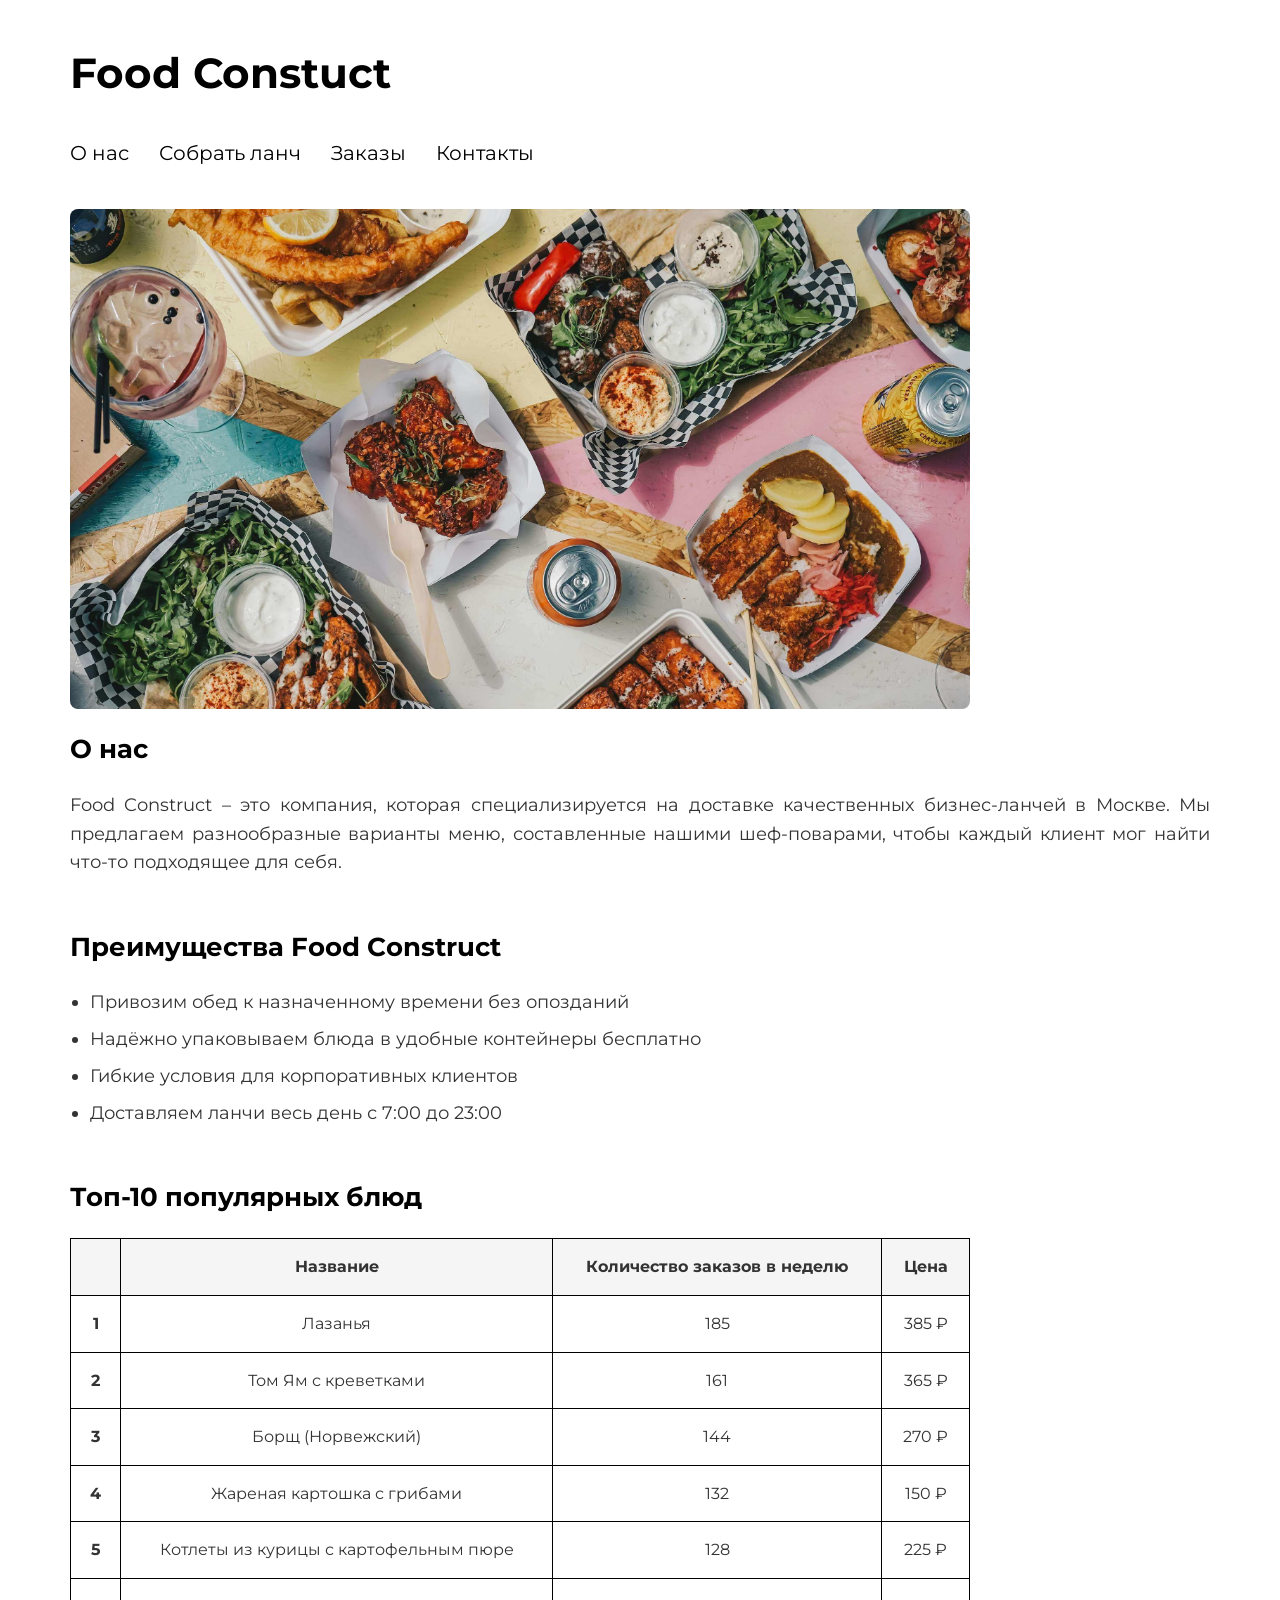
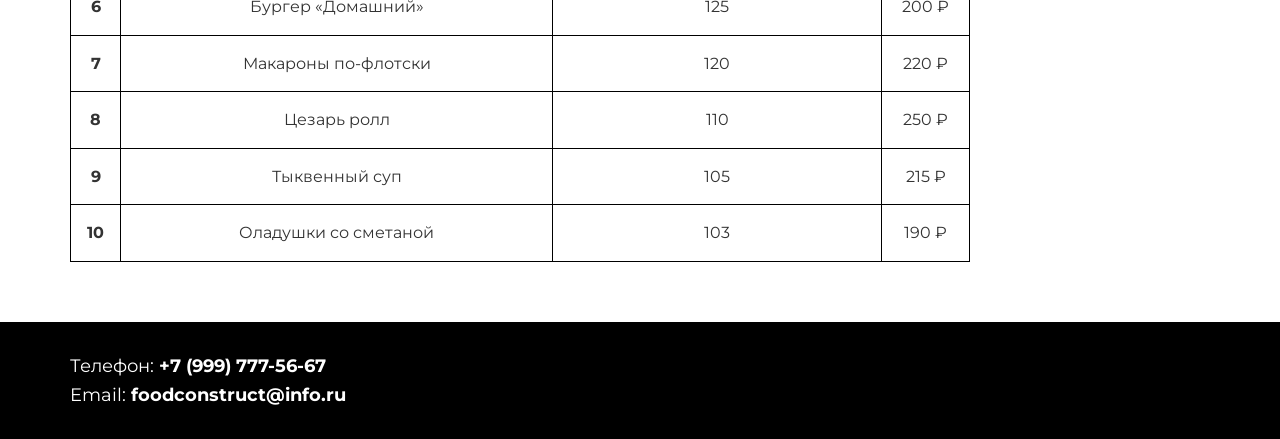
<file: LAB 1/index.html>
<!DOCTYPE html>
<html lang="ru">
<head>
    <meta charset="UTF-8">
    <title>Food Constuct – Доставка бизнес-ланчей в Москве</title>

    <!-- Подключение Google-шрифта Montserrat -->
    <link rel="preconnect" href="https://fonts.googleapis.com">
    <link rel="preconnect" href="https://fonts.gstatic.com" crossorigin>
    <link href="https://fonts.googleapis.com/css2?family=Montserrat:wght@400;700&display=swap" rel="stylesheet">
    
    <!-- Подключение  CSS-файла -->
    <link rel="stylesheet" href="styles/styles.css">
</head>

<body>
    <header>
        <h1>Food Constuct</h1>
        <nav>
            <a href="#">О нас</a>
            <a href="#">Собрать ланч</a>
            <a href="#">Заказы</a>
            <a href="#contacts">Контакты</a> 
        </nav>
    </header>
    <main>
        <section class = "about-us">
            <img src="images/lunch.jpg" alt="Бизнес-ланчи от Food Construct">
            <h2>О нас</h2>
            <p>Food Construct – это компания, которая специализируется на доставке качественных бизнес-ланчей в Москве. Мы предлагаем разнообразные варианты меню, составленные нашими шеф-поварами, чтобы каждый клиент мог найти что-то подходящее для себя.</p>
        </section>
        <section class = "our-advantages">
            <h2>Преимущества Food Construct</h2>
            <ul>
                <li>Привозим обед к назначенному времени без опозданий</li>
                <li>Надёжно упаковываем блюда в удобные контейнеры бесплатно</li>
                <li>Гибкие условия для корпоративных клиентов</li>
                <li>Доставляем ланчи весь день с 7:00 до 23:00</li>
            </ul>
        </section>
        <section class = "popular-dishes">
            <h2>Топ-10 популярных блюд</h2>
            <table>
                <thead>
                    <tr>
                        <th> </th>
                        <th>Название</th>
                        <th>Количество заказов в неделю</th>
                        <th>Цена</th>
                    </tr>
                </thead>
                <tbody>
                    <tr>
                        <td>1</td>
                        <td>Лазанья</td>
                        <td>185</td>
                        <td>385 ₽</td>
                    </tr>
                    <tr>
                        <td>2</td>
                        <td>Том Ям с креветками</td>
                        <td>161</td>
                        <td>365 ₽</td>
                    </tr>
                    <tr>
                        <td>3</td>
                        <td>Борщ (Норвежский)</td>
                        <td>144</td>
                        <td>270 ₽</td>
                    </tr>
                    <tr>
                        <td>4</td>
                        <td>Жареная картошка с грибами</td>
                        <td>132</td>
                        <td>150 ₽</td>
                    </tr>
                    <tr>
                        <td>5</td>
                        <td>Котлеты из курицы с картофельным пюре</td>
                        <td>128</td>
                        <td>225 ₽</td>
                    </tr>
                    <tr>
                        <td>6</td>
                        <td>Бургер «Домашний»</td>
                        <td>125</td>
                        <td>200 ₽</td>
                    </tr>
                    <tr>
                        <td>7</td>
                        <td>Макароны по-флотски</td>
                        <td>120</td>
                        <td>220 ₽</td>
                    </tr>
                    <tr>
                        <td>8</td>
                        <td>Цезарь ролл</td>
                        <td>110</td>
                        <td>250 ₽</td>
                    </tr>
                    <tr>
                        <td>9</td>
                        <td>Тыквенный суп</td>
                        <td>105</td>
                        <td>215 ₽</td>
                    </tr>
                    <tr>
                        <td>10</td>
                        <td>Оладушки со сметаной</td>
                        <td>103</td>
                        <td>190 ₽</td>
                    </tr>
                </tbody>
            </table>
        </section>

    </main>

    <footer id="contacts">
        <p>Телефон: <a href="tel:+79997775667">+7 (999) 777-56-67</a></p>
        <p>Email: <a href="mailto:foodconstruct@info.ru">foodconstruct@info.ru</a></p>
    </footer>

</body>
</html>
</file>
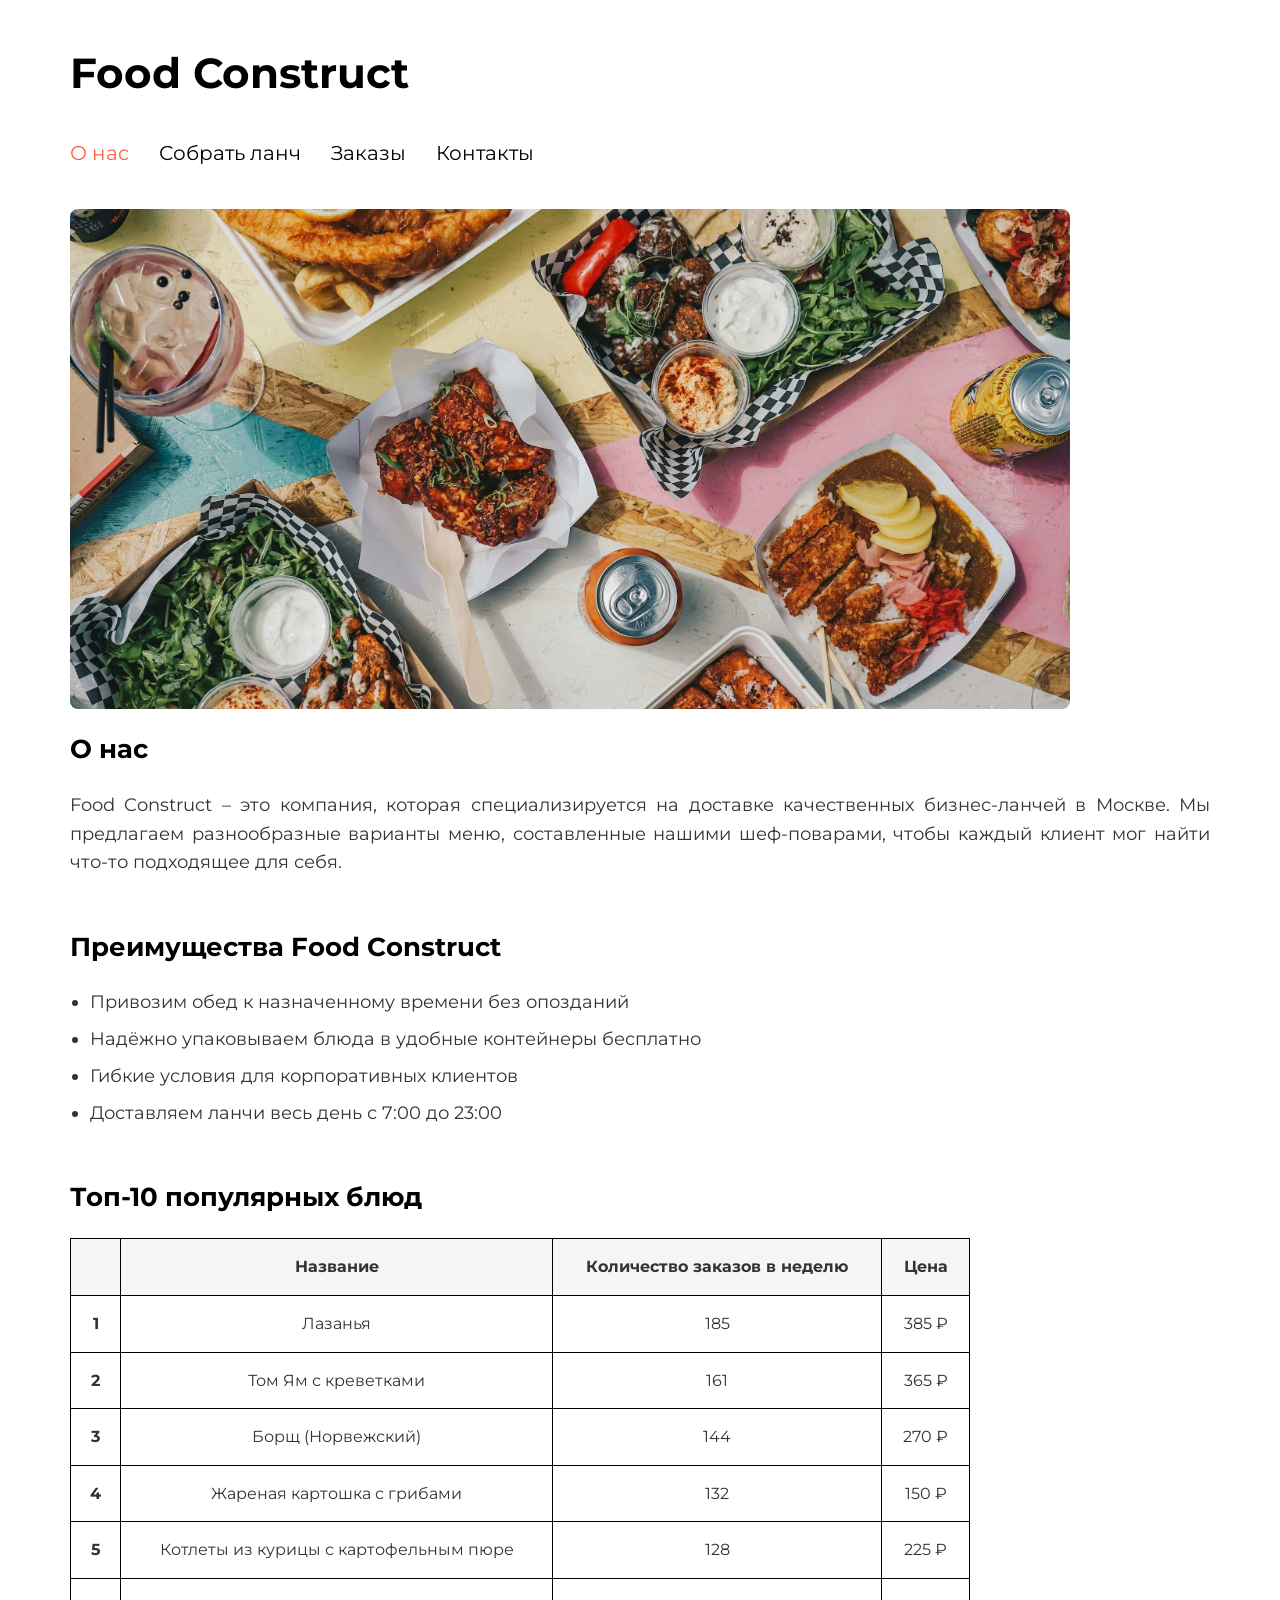
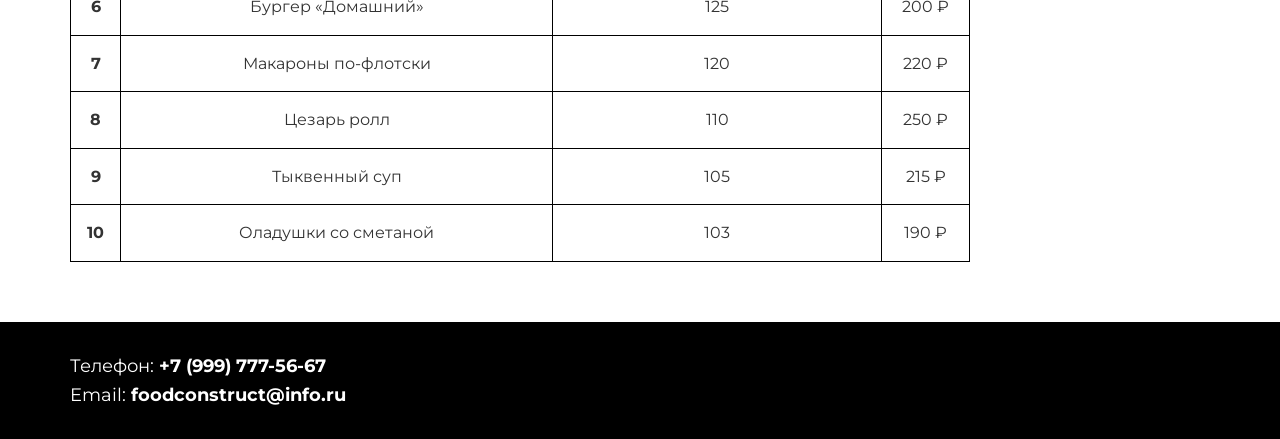
<file: LAB 2/index.html>
<!DOCTYPE html>
<html lang="ru">
<head>
    <meta charset="UTF-8">
    <!-- Настройка области просмотра для адаптивности -->
    <meta name="viewport" content="width=device-width, initial-scale=1.0">
    <title>Food Constuct – Доставка бизнес-ланчей в Москве</title>

    <!-- Подключение Google-шрифта Montserrat -->
    <link rel="preconnect" href="https://fonts.googleapis.com">
    <link rel="preconnect" href="https://fonts.gstatic.com" crossorigin>
    <link href="https://fonts.googleapis.com/css2?family=Montserrat:wght@400;700&display=swap" rel="stylesheet">
    
    <!-- Подключение  CSS-файла -->
    <link rel="stylesheet" href="styles/styles.css">
</head>

<body>
    
    <header>
        <h1>Food Construct</h1>
        <nav>
            <!-- Идентификатор active для выделения текущей страницы -->
            <a href="index.html" id="active">О нас</a>
            <!-- Перекрёстная ссылка на страницу "Собрать ланч" -->
            <a href="build-lunch.html">Собрать ланч</a>
            <a href="#">Заказы</a>
            <a href="#contacts">Контакты</a>
        </nav>
    </header>

    <main>
        <section class = "about-us">
            <img class="main-img" src="images/lunch.jpg" alt="Бизнес-ланчи от Food Construct">
            <h2>О нас</h2>
            <p>Food Construct – это компания, которая специализируется на доставке качественных бизнес-ланчей в Москве. Мы предлагаем разнообразные варианты меню, составленные нашими шеф-поварами, чтобы каждый клиент мог найти что-то подходящее для себя.</p>
        </section>
        <section class = "our-advantages">
            <h2>Преимущества Food Construct</h2>
            <ul>
                <li>Привозим обед к назначенному времени без опозданий</li>
                <li>Надёжно упаковываем блюда в удобные контейнеры бесплатно</li>
                <li>Гибкие условия для корпоративных клиентов</li>
                <li>Доставляем ланчи весь день с 7:00 до 23:00</li>
            </ul>
        </section>
        <section class = "popular-dishes">
            <h2>Топ-10 популярных блюд</h2>
            <table>
                <thead>
                    <tr>
                        <th> </th>
                        <th>Название</th>
                        <th>Количество заказов в неделю</th>
                        <th>Цена</th>
                    </tr>
                </thead>
                <tbody>
                    <tr>
                        <td>1</td>
                        <td>Лазанья</td>
                        <td>185</td>
                        <td>385 ₽</td>
                    </tr>
                    <tr>
                        <td>2</td>
                        <td>Том Ям с креветками</td>
                        <td>161</td>
                        <td>365 ₽</td>
                    </tr>
                    <tr>
                        <td>3</td>
                        <td>Борщ (Норвежский)</td>
                        <td>144</td>
                        <td>270 ₽</td>
                    </tr>
                    <tr>
                        <td>4</td>
                        <td>Жареная картошка с грибами</td>
                        <td>132</td>
                        <td>150 ₽</td>
                    </tr>
                    <tr>
                        <td>5</td>
                        <td>Котлеты из курицы с картофельным пюре</td>
                        <td>128</td>
                        <td>225 ₽</td>
                    </tr>
                    <tr>
                        <td>6</td>
                        <td>Бургер «Домашний»</td>
                        <td>125</td>
                        <td>200 ₽</td>
                    </tr>
                    <tr>
                        <td>7</td>
                        <td>Макароны по-флотски</td>
                        <td>120</td>
                        <td>220 ₽</td>
                    </tr>
                    <tr>
                        <td>8</td>
                        <td>Цезарь ролл</td>
                        <td>110</td>
                        <td>250 ₽</td>
                    </tr>
                    <tr>
                        <td>9</td>
                        <td>Тыквенный суп</td>
                        <td>105</td>
                        <td>215 ₽</td>
                    </tr>
                    <tr>
                        <td>10</td>
                        <td>Оладушки со сметаной</td>
                        <td>103</td>
                        <td>190 ₽</td>
                    </tr>
                </tbody>
            </table>
        </section>

    </main>

    <footer id="contacts">
        <p>Телефон: <a href="tel:+79997775667">+7 (999) 777-56-67</a></p>
        <p>Email: <a href="mailto:foodconstruct@info.ru">foodconstruct@info.ru</a></p>
    </footer>

</body>
</html>
</file>
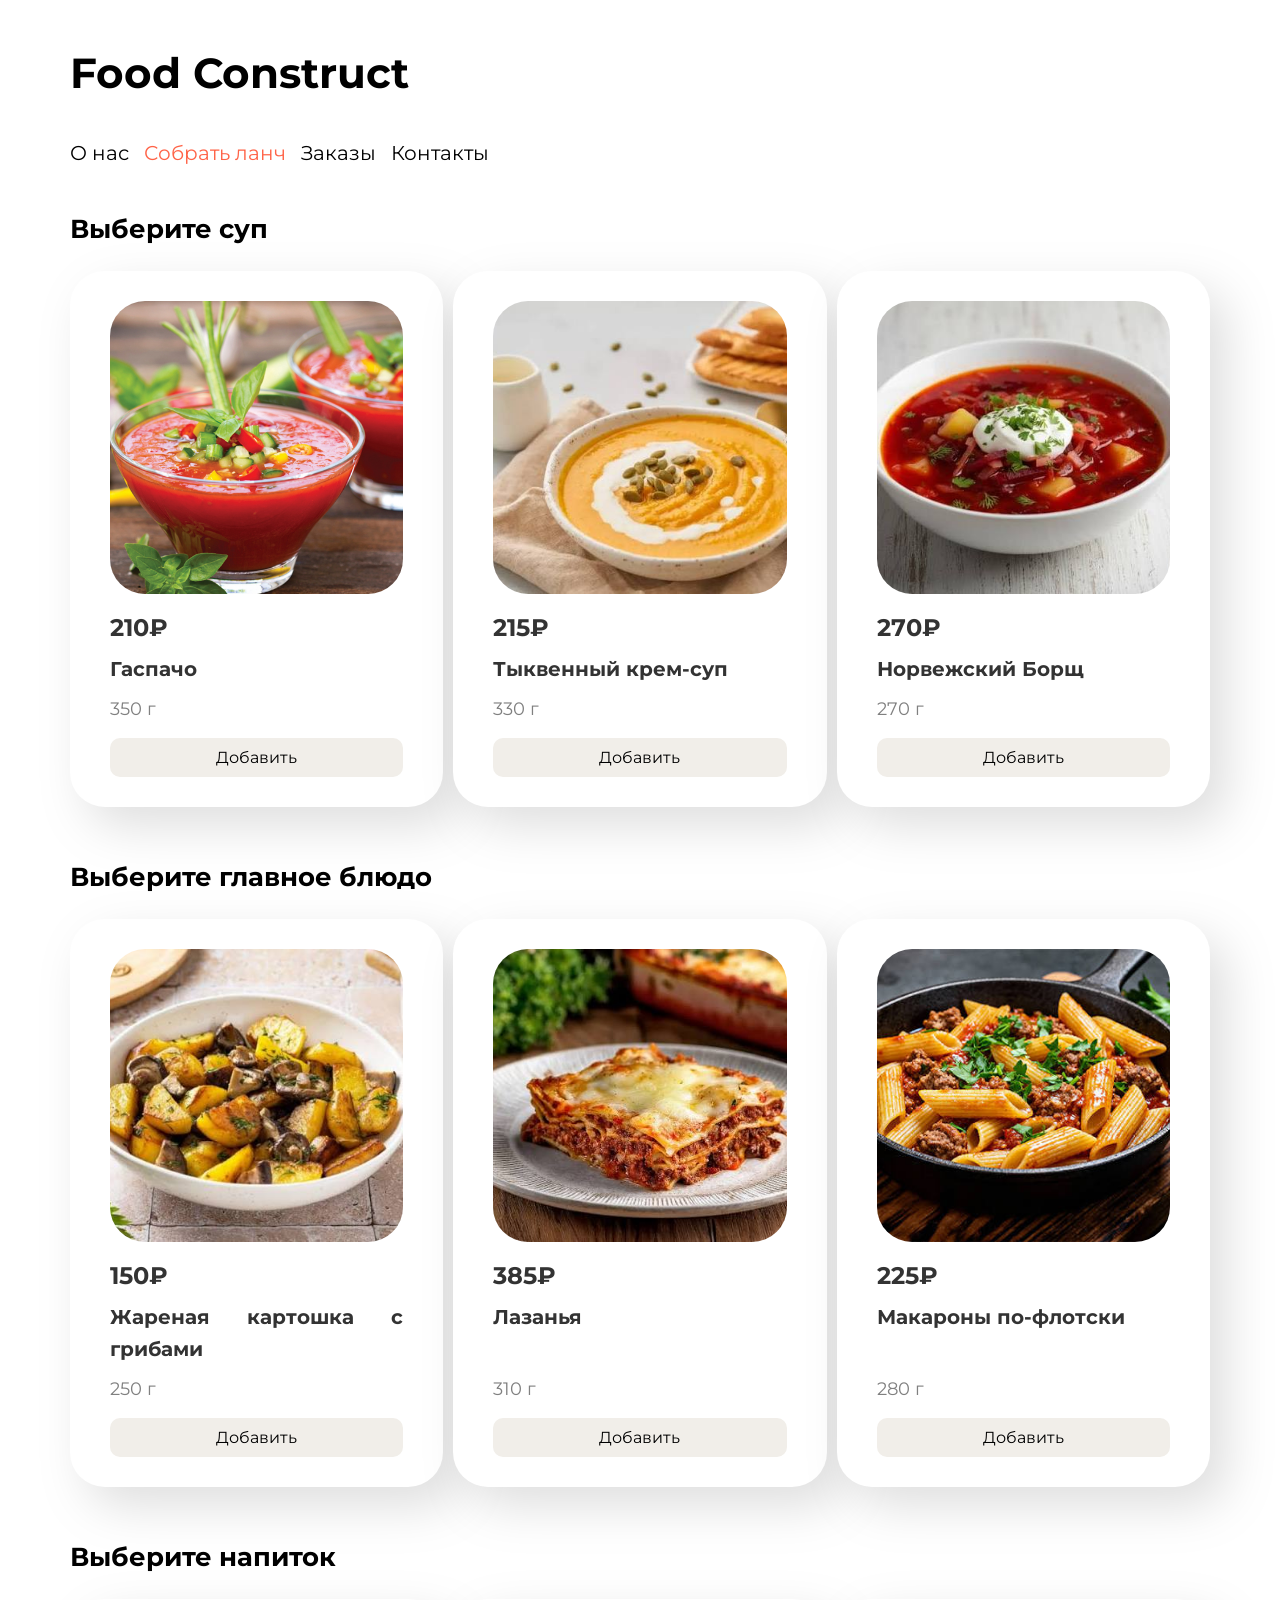
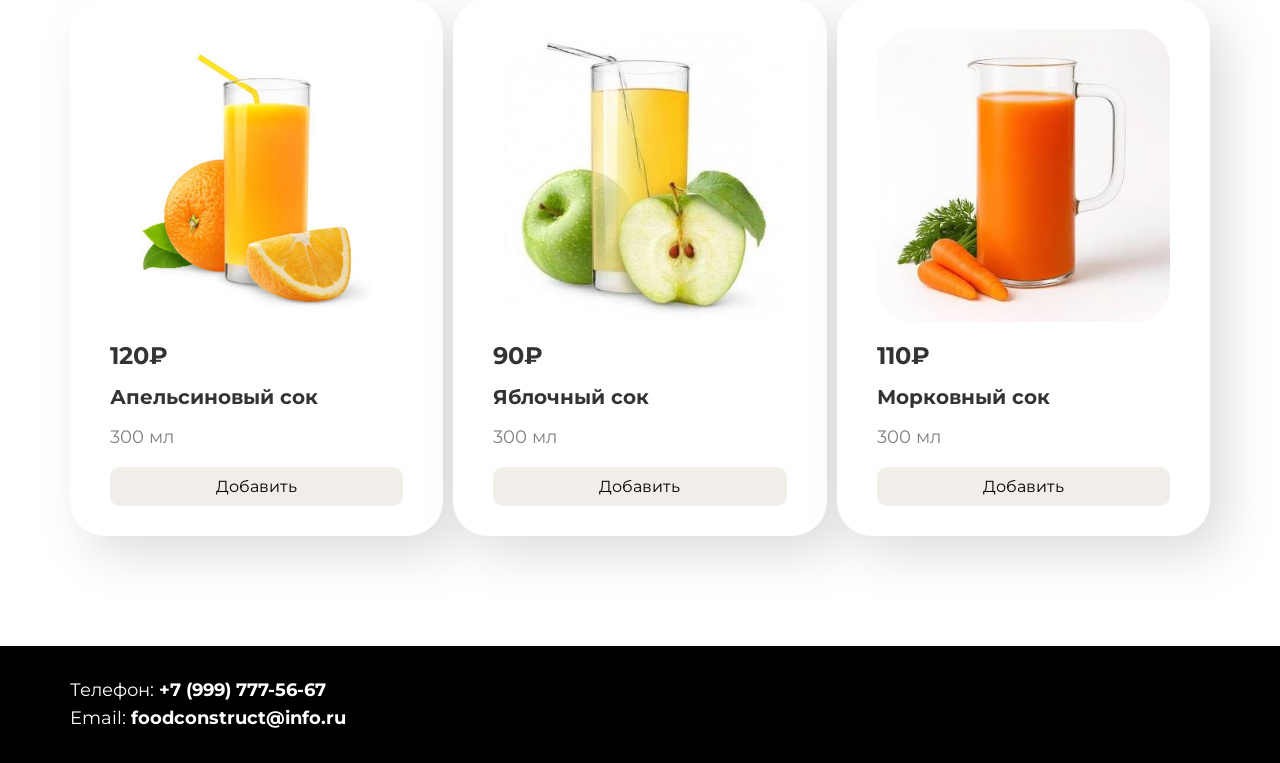
<file: LAB 2/build-lunch.html>
<!DOCTYPE html>
<html lang="ru">
<head>
    <meta charset="UTF-8">
    <!-- Настройка области просмотра для адаптивности -->
    <meta name="viewport" content="width=device-width, initial-scale=1.0">
    <title>Собрать ланч – Food Construct</title>

    <!-- Подключение Google-шрифта Montserrat -->
    <link rel="preconnect" href="https://fonts.googleapis.com">
    <link rel="preconnect" href="https://fonts.gstatic.com" crossorigin>
    <link href="https://fonts.googleapis.com/css2?family=Montserrat:wght@400;700&display=swap" rel="stylesheet">
    
    <!-- Подключение основного и дополнительного CSS-файлов -->
    <link rel="stylesheet" href="styles/styles.css">
    <link rel="stylesheet" href="styles/build-lunch.css">
</head>

<body>
    <header>
        <h1>Food Construct</h1>
        <nav>
            <!-- Перекрёстная ссылка на главную страницу -->
            <a href="index.html">О нас</a>
            <!-- Идентификатор active для выделения текущей страницы -->
            <a href="build-lunch.html" id="active">Собрать ланч</a>
            <a href="#">Заказы</a>
            <a href="#contacts">Контакты</a>
        </nav>
    </header>

    <main> 
        <!-- Блок с супами -->
        <section>
            <h2>Выберите суп</h2>
            <!-- Сетка с блюдами -->
            <div class="dishes-grid">
                <!-- Карточка отд. блюда -->
                <div class="dish-card">
                    <img src="images/soups/gaspacho.jpg" alt="Гаспачо">
                    <p class="dish-price">210₽</p>
                    <p class="dish-name">Гаспачо</p>
                    <p class="dish-weight">350 г</p>
                    <button class="add-button">Добавить</button>
                </div>
                <div class="dish-card">
                    <img src="images/soups/pumpkin-soup.jpg" alt="Тыквенный крем-суп">
                    <p class="dish-price">215₽</p>
                    <p class="dish-name">Тыквенный крем-суп</p>
                    <p class="dish-weight">330 г</p>
                    <button class="add-button">Добавить</button>
                </div>
                <div class="dish-card">
                    <img src="images/soups/norwegian-borsch.jpg" alt="Норвежский Борщ">
                    <p class="dish-price">270₽</p>
                    <p class="dish-name">Норвежский Борщ</p>
                    <p class="dish-weight">270 г</p>
                    <button class="add-button">Добавить</button>
                </div>
            </div>
        </section>

    <!-- Блок с главными блюдами -->
        <section>
            <h2>Выберите главное блюдо</h2>
            <div class="dishes-grid">
                <div class="dish-card">
                    <img src="images/main-dishes/potato-with-mushrooms.jpg" alt="Жареная картошка с грибами">
                    <p class="dish-price">150₽</p>
                    <p class="dish-name">Жареная картошка с грибами</p>
                    <p class="dish-weight">250 г</p>
                    <button class="add-button">Добавить</button>
                </div>
                <div class="dish-card">
                    <img src="images/main-dishes/lasagna.jpg" alt="Лазанья">
                    <p class="dish-price">385₽</p>
                    <p class="dish-name">Лазанья</p>
                    <p class="dish-weight">310 г</p>
                    <button class="add-button">Добавить</button>
                </div>
                <div class="dish-card">
                    <img src="images/main-dishes/navy-style-pasta.jpg" alt="Макароны по-флотски">
                    <p class="dish-price">225₽</p>
                    <p class="dish-name">Макароны по-флотски</p>
                    <p class="dish-weight">280 г</p>
                    <button class="add-button">Добавить</button>
                </div>
            </div>
        </section>

    <!-- Блок с напитками -->
        <section>
            <h2>Выберите напиток</h2>
            <div class="dishes-grid">
                <div class="dish-card">
                    <img src="images/drinkables/orange-juice.jpg" alt="Апельсиновый сок">
                    <p class="dish-price">120₽</p>
                    <p class="dish-name">Апельсиновый сок</p>
                    <p class="dish-weight">300 мл</p>
                    <button class="add-button">Добавить</button>
                </div>
                <div class="dish-card">
                    <img src="images/drinkables/apple-juice.jpg" alt="Яблочный сок">
                    <p class="dish-price">90₽</p>
                    <p class="dish-name">Яблочный сок</p>
                    <p class="dish-weight">300 мл</p>
                    <button class="add-button">Добавить</button>
                </div>
                <div class="dish-card">
                    <img src="images/drinkables/carrot-juice.jpg" alt="Морковный сок">
                    <p class="dish-price">110₽</p>
                    <p class="dish-name">Морковный сок</p>
                    <p class="dish-weight">300 мл</p>
                    <button class="add-button">Добавить</button>
                </div>
            </div>
        </section>
    </main>

    <footer id="contacts">
        <p>Телефон: <a href="tel:+79997775667">+7 (999) 777-56-67</a></p>
        <p>Email: <a href="mailto:foodconstruct@info.ru">foodconstruct@info.ru</a></p>
    </footer>
</body>
</html>
</file>
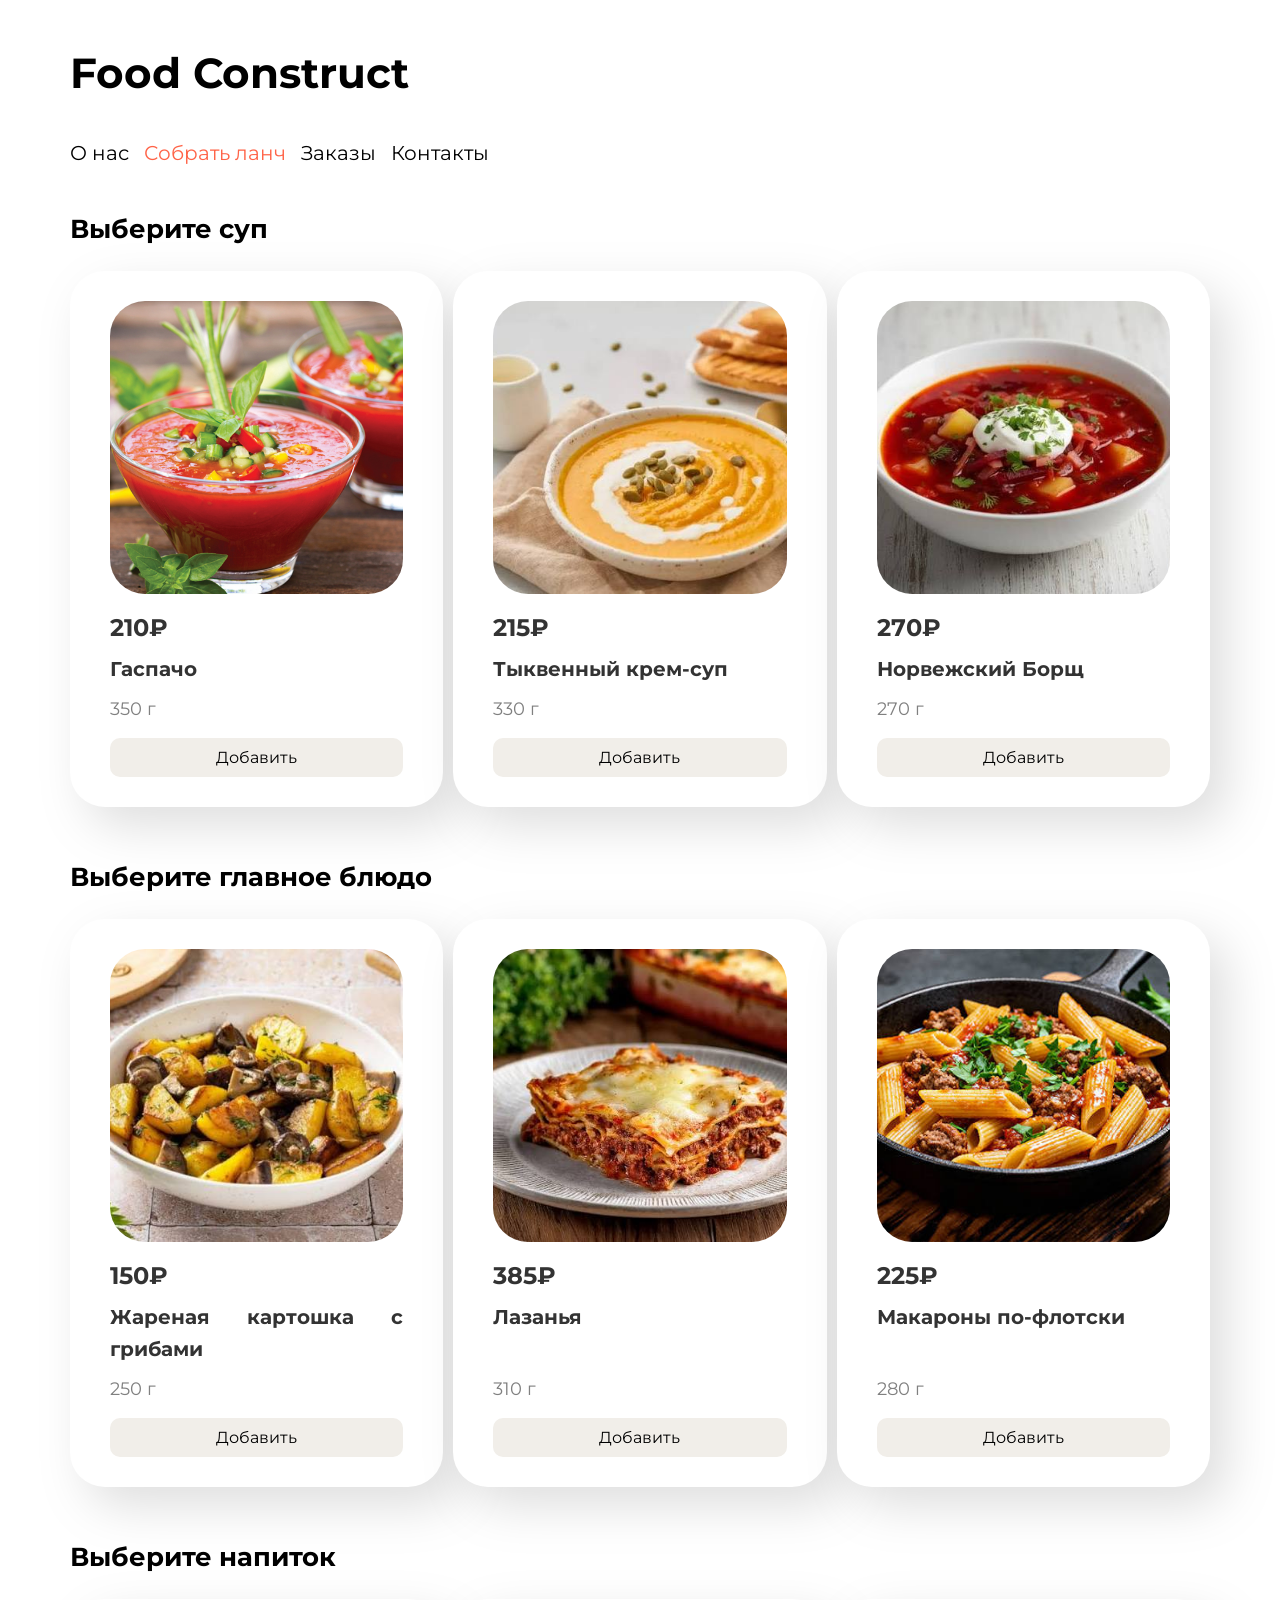
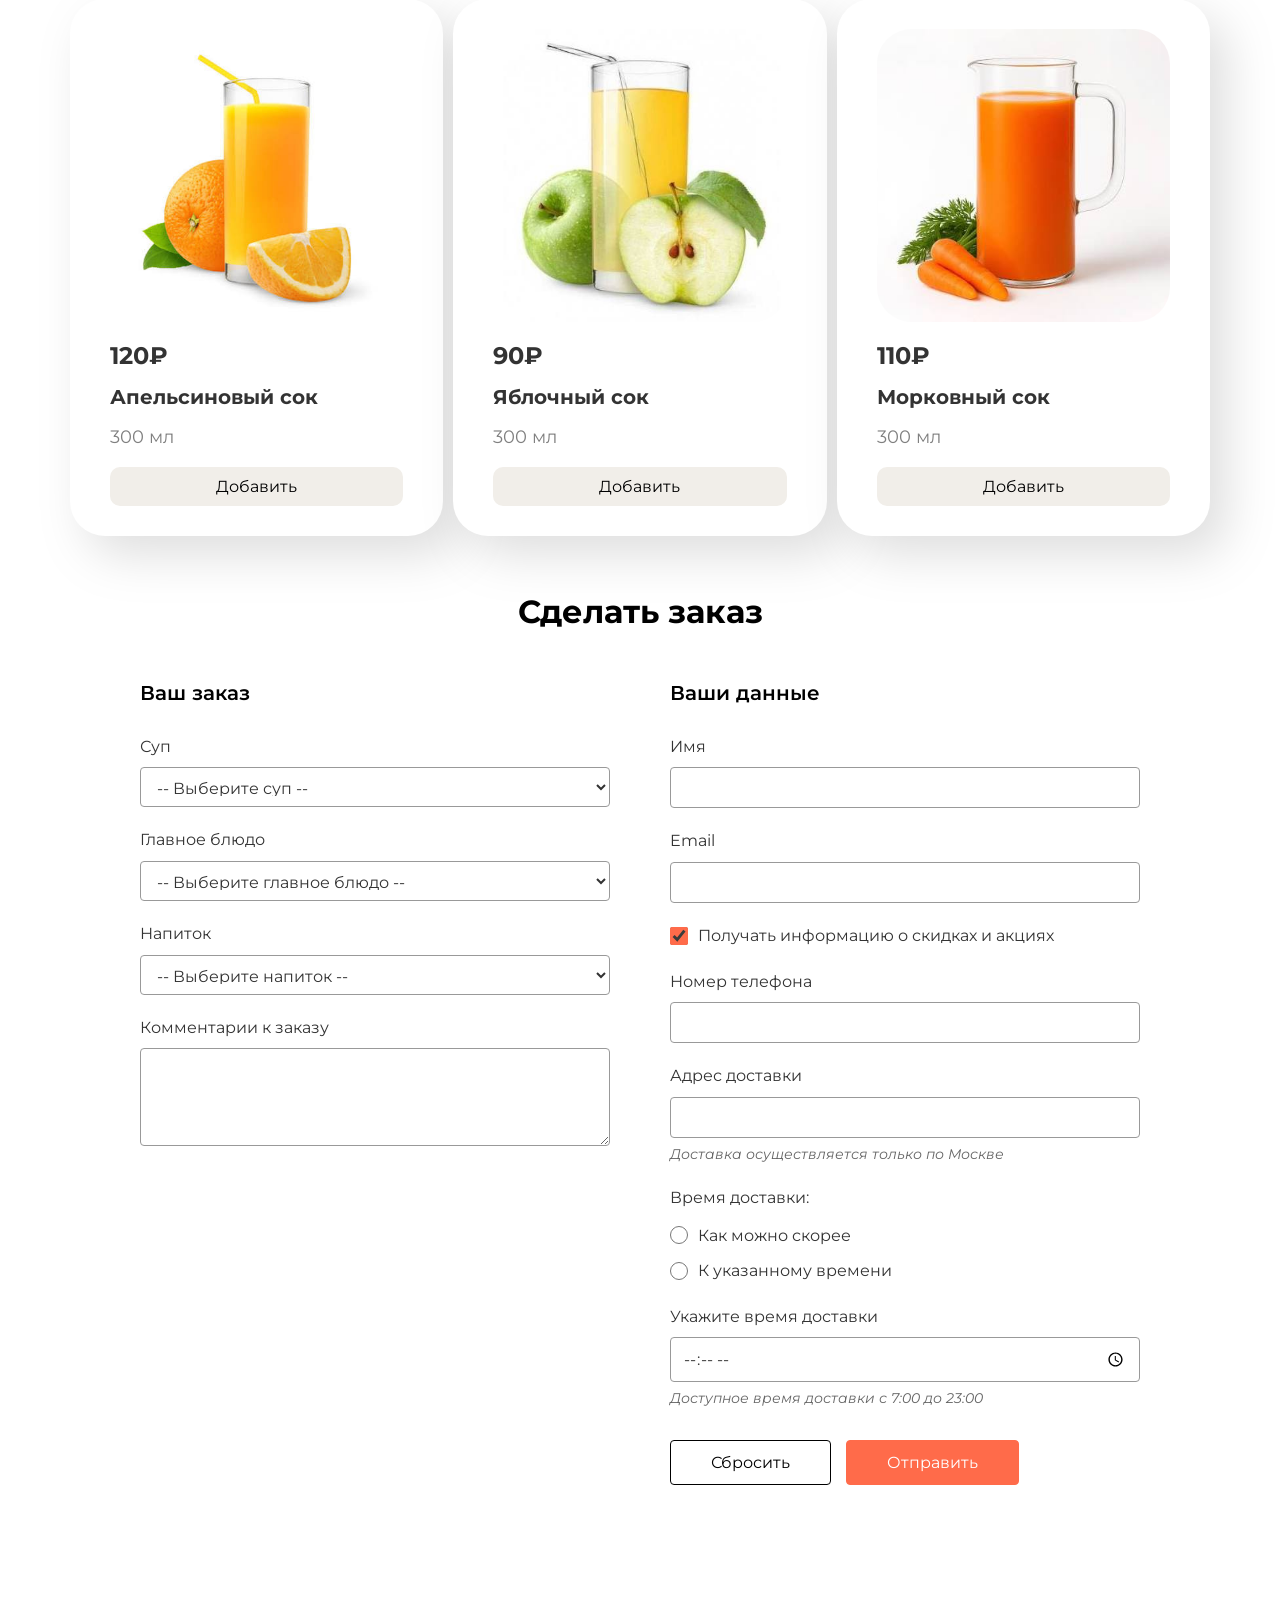
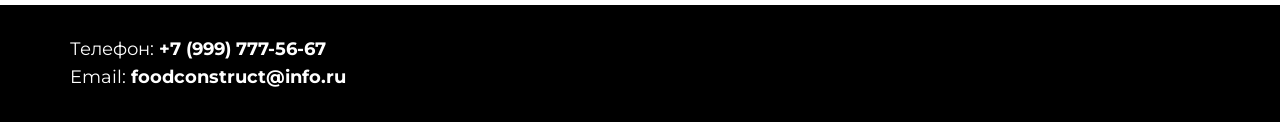
<file: LAB 3/build-lunch.html>
<!DOCTYPE html>
<html lang="ru">
<head>
    <meta charset="UTF-8">
    <!-- Настройка области просмотра для адаптивности -->
    <meta name="viewport" content="width=device-width, initial-scale=1.0">
    <title>Собрать ланч – Food Construct</title>

    <!-- Подключение Google-шрифта Montserrat -->
    <link rel="preconnect" href="https://fonts.googleapis.com">
    <link rel="preconnect" href="https://fonts.gstatic.com" crossorigin>
    <link href="https://fonts.googleapis.com/css2?family=Montserrat:wght@400;700&display=swap" rel="stylesheet">
    
    <!-- Подключение основного и дополнительного CSS-файлов -->
    <link rel="stylesheet" href="styles/styles.css">
    <link rel="stylesheet" href="styles/build-lunch.css">
</head>

<body>
    <header>
        <h1>Food Construct</h1>
        <nav>
            <!-- Перекрёстная ссылка на главную страницу -->
            <a href="index.html">О нас</a>
            <!-- Идентификатор active для выделения текущей страницы -->
            <a href="build-lunch.html" id="active">Собрать ланч</a>
            <a href="#">Заказы</a>
            <a href="#contacts">Контакты</a>
        </nav>
    </header>

    <main> 
        <!-- Блок с супами -->
        <section>
            <h2>Выберите суп</h2>
            <!-- Сетка с блюдами -->
            <div class="dishes-grid">
                <!-- Карточка отд. блюда -->
                <div class="dish-card">
                    <img src="images/soups/gaspacho.jpg" alt="Гаспачо">
                    <p class="dish-price">210₽</p>
                    <p class="dish-name">Гаспачо</p>
                    <p class="dish-weight">350 г</p>
                    <button class="add-button">Добавить</button>
                </div>
                <div class="dish-card">
                    <img src="images/soups/pumpkin-soup.jpg" alt="Тыквенный крем-суп">
                    <p class="dish-price">215₽</p>
                    <p class="dish-name">Тыквенный крем-суп</p>
                    <p class="dish-weight">330 г</p>
                    <button class="add-button">Добавить</button>
                </div>
                <div class="dish-card">
                    <img src="images/soups/norwegian-borsch.jpg" alt="Норвежский Борщ">
                    <p class="dish-price">270₽</p>
                    <p class="dish-name">Норвежский Борщ</p>
                    <p class="dish-weight">270 г</p>
                    <button class="add-button">Добавить</button>
                </div>
            </div>
        </section>

    <!-- Блок с главными блюдами -->
        <section>
            <h2>Выберите главное блюдо</h2>
            <div class="dishes-grid">
                <div class="dish-card">
                    <img src="images/main-dishes/potato-with-mushrooms.jpg" alt="Жареная картошка с грибами">
                    <p class="dish-price">150₽</p>
                    <p class="dish-name">Жареная картошка с грибами</p>
                    <p class="dish-weight">250 г</p>
                    <button class="add-button">Добавить</button>
                </div>
                <div class="dish-card">
                    <img src="images/main-dishes/lasagna.jpg" alt="Лазанья">
                    <p class="dish-price">385₽</p>
                    <p class="dish-name">Лазанья</p>
                    <p class="dish-weight">310 г</p>
                    <button class="add-button">Добавить</button>
                </div>
                <div class="dish-card">
                    <img src="images/main-dishes/navy-style-pasta.jpg" alt="Макароны по-флотски">
                    <p class="dish-price">225₽</p>
                    <p class="dish-name">Макароны по-флотски</p>
                    <p class="dish-weight">280 г</p>
                    <button class="add-button">Добавить</button>
                </div>
            </div>
        </section>

    <!-- Блок с напитками -->
        <section>
            <h2>Выберите напиток</h2>
            <div class="dishes-grid">
                <div class="dish-card">
                    <img src="images/drinkables/orange-juice.jpg" alt="Апельсиновый сок">
                    <p class="dish-price">120₽</p>
                    <p class="dish-name">Апельсиновый сок</p>
                    <p class="dish-weight">300 мл</p>
                    <button class="add-button">Добавить</button>
                </div>
                <div class="dish-card">
                    <img src="images/drinkables/apple-juice.jpg" alt="Яблочный сок">
                    <p class="dish-price">90₽</p>
                    <p class="dish-name">Яблочный сок</p>
                    <p class="dish-weight">300 мл</p>
                    <button class="add-button">Добавить</button>
                </div>
                <div class="dish-card">
                    <img src="images/drinkables/carrot-juice.jpg" alt="Морковный сок">
                    <p class="dish-price">110₽</p>
                    <p class="dish-name">Морковный сок</p>
                    <p class="dish-weight">300 мл</p>
                    <button class="add-button">Добавить</button>
                </div>
            </div>
        </section>

        <section class="order-section">
        <h2>Сделать заказ</h2>
        <form class="order-form" action="https://httpbin.org/post" method="POST">
            <div class="order-container">
                <!-- Блок с заказом клиента -->
                <div class="order-block">
                    <h3>Ваш заказ</h3>
                    
                    <div class="form-group">
                        <label for="soup">Суп</label>
                        <select id="soup" name="soup" required>
                            <option value="" disabled selected>-- Выберите суп --</option>
                            <option value="gaspacho">Гаспачо</option>
                            <option value="pumpkin">Тыквенный крем-суп</option>
                            <option value="borscht">Норвежский Борщ</option>
                        </select>
                    </div>
                    
                    <div class="form-group">
                        <label for="main-dish">Главное блюдо</label>
                        <select id="main-dish" name="main_dish" required>
                            <option value="" disabled selected>-- Выберите главное блюдо --</option>
                            <option value="potatoes">Жареная картошка с грибами</option>
                            <option value="lasagna">Лазанья</option>
                            <option value="pasta">Макароны по-флотски</option>
                        </select>
                    </div>
                    
                    <div class="form-group">
                        <label for="drink">Напиток</label>
                        <select id="drink" name="drink" required>
                            <option value="" disabled selected>-- Выберите напиток --</option>
                            <option value="orange">Апельсиновый сок</option>
                            <option value="apple">Яблочный сок</option>
                            <option value="carrot">Морковный сок</option>
                        </select>
                    </div>
                    
                    <div class="form-group">
                        <label for="comment">Комментарии к заказу</label>
                        <textarea id="comment" name="comment" rows="4"></textarea>
                    </div>
                </div>
                
                <!-- Блок с данными клиента -->
                <div class="customer-block">
                    <h3>Ваши данные</h3>
                    
                    <div class="form-group">
                        <label for="name">Имя</label>
                        <input type="text" id="name" name="name" required>
                    </div>
                    
                    <div class="form-group">
                        <label for="email">Email</label>
                        <input type="email" id="email" name="email" required>
                    </div>
                    
                    <div class="form-group checkbox-group">
                        <input type="checkbox" id="subscribe" name="subscribe" checked>
                        <label for="subscribe">Получать информацию о скидках и акциях</label>
                    </div>
                    
                    <div class="form-group">
                        <label for="phone">Номер телефона</label>
                        <input type="tel" id="phone" name="phone" required>
                    </div>
                    
                    <div class="form-group">
                        <label for="address">Адрес доставки</label>
                        <input type="text" id="address" name="address" required>
                        <span class="delivery-note">Доставка осуществляется только по Москве</span>
                    </div>
                    
                    <div class="form-group">
                        <span class="delivery-time-label">Время доставки:</span>
                        <div class="radio-group">
                            <div class="radio-item">
                                <input type="radio" id="asap" name="delivery_time" value="asap" required>
                                <label for="asap">Как можно скорее</label>
                            </div>
                            <div class="radio-item">
                                <input type="radio" id="specific-time" name="delivery_time" value="specific">
                                <label for="specific-time">К указанному времени</label>
                            </div>
                        </div>
                    </div>
                    
                    <div class="form-group">
                        <label for="delivery-time">Укажите время доставки</label>
                        <input type="time" id="delivery-time" name="delivery_time_value" 
                            min="07:00" max="23:00" step="300">
                        <span class="time-note">Доступное время доставки с 7:00 до 23:00</span>
                    </div>
                    
                    <div class="form-buttons">
                        <button type="reset" class="btn-reset">Сбросить</button>
                        <button type="submit" class="btn-submit">Отправить</button>
                    </div>
            </div>
        </div>
    </form>
</section>
    </main>

    <footer id="contacts">
        <p>Телефон: <a href="tel:+79997775667">+7 (999) 777-56-67</a></p>
        <p>Email: <a href="mailto:foodconstruct@info.ru">foodconstruct@info.ru</a></p>
    </footer>
</body>
</html>
</file>
<file: LAB 1/styles/styles.css>
/* база */
* {
    margin: 0;
    padding: 0;
    box-sizing: border-box;
}

body {
    margin: 0;
    font-family: 'Montserrat', sans-serif;
    font-size: 16px;
    color: #333;
    line-height: 1.6;
}

/* шапка */
header {
    padding: 40px 70px; 
}

header h1 {
    font-size: 42px;
    font-weight: 700;
    color: #000;
    margin-bottom: 30px;
}

/* навигационный блок */
nav {
    display: flex;
    gap: 30px;
}

nav a {
    text-decoration: none;
    font-family: 'Montserrat', sans-serif;
    font-size: 20px;
    color: #000;
    font-weight: 400;
    transition: color 0.3s;
}

nav a:hover {
    color: #ff6b4a;
}

/* основное */
main {
    padding: 0 70px; 
    margin-bottom: 60px;
}

section {
    margin-bottom: 50px;
}

section h2 {
    font-size: 26px;
    font-weight: 700;
    color: #000;
    margin-bottom: 20px;
    margin-top: 20px;
}

/* картинки */
img {
    width: 100%;
    max-width: 900px;
    height: 500px;
    object-fit: cover;
    border-radius: 8px;
    margin-bottom: 20px;
    display: block;
}

/* текст */
p {
    font-size: 18px;
    line-height: 1.6;
    color: #333;
    margin-bottom: 15px;
    text-align: justify;
}

/* списки */
ul {
    margin-left: 20px;
}

ul li {
    font-size: 18px;
    margin-bottom: 10px;
    line-height: 1.5;
}

/* таблица */
table {
    width: 100%;
    max-width: 900px;
    border-collapse: collapse;
    margin-top: 20px;
}

th, td {
    border: 1px solid #000;
    padding: 15px;
    text-align: center;
}

thead th {
    background-color: #f5f5f5;
    font-weight: 700;
    font-size: 16px;
}

td:first-child {
    width: 50px;
    font-weight: 700;
}

/*  footer  */
footer {
    background-color: black;
    color: white;
    padding: 30px 70px;
    text-align: left;
    width: 100%;
}

footer p {
    font-size: 18px;
    margin: 0;
    color: white;
}

footer a {
    color: white;
    text-decoration: none;
    font-weight: 700;
}

footer a:hover {
    color: #ff6b4a;
}
</file>
<file: LAB 2/styles/styles.css>
/* база */
* {
    margin: 0;
    padding: 0;
    box-sizing: border-box;
}

body {
    margin: 0;
    font-family: 'Montserrat', sans-serif;
    font-size: 16px;
    color: #333;
    line-height: 1.6;
}

/* шапка */
header {
    padding: 40px 70px; 
}

header h1 {
    font-size: 42px;
    font-weight: 700;
    color: #000;
    margin-bottom: 30px;
}

/* навигационный блок */
nav {
    display: flex;
    gap: 30px;
}

nav a {
    text-decoration: none;
    font-family: 'Montserrat', sans-serif;
    font-size: 20px;
    color: #000;
    font-weight: 400;
    transition: color 0.3s;
}

nav a:hover {
    color: #ff6b4a;
}

/* Активная ссылка */
#active {
    color: tomato;
}

/* основное */
main {
    padding: 0 70px; 
    margin-bottom: 60px;
}

section {
    margin-bottom: 50px;
}

section h2 {
    font-size: 26px;
    font-weight: 700;
    color: #000;
    margin-bottom: 20px;
    margin-top: 0px;
}

/* картинки */
.main-img {
    width: 100%;
    max-width: 1000px;
    height: 500px;
    object-fit: cover;
    border-radius: 8px;
    margin-bottom: 20px;
    display: block;
}

/* текст */
p {
    font-size: 18px;
    line-height: 1.6;
    color: #333;
    margin-bottom: 15px;
    text-align: justify;
}

/* списки */
ul {
    margin-left: 20px;
}

ul li {
    font-size: 18px;
    margin-bottom: 10px;
    line-height: 1.5;
}

/* таблица */
table {
    width: 100%;
    max-width: 900px;
    border-collapse: collapse;
    margin-top: 20px;
}

th, td {
    border: 1px solid #000;
    padding: 15px;
    text-align: center;
}

thead th {
    background-color: #f5f5f5;
    font-weight: 700;
    font-size: 16px;
}

td:first-child {
    width: 50px;
    font-weight: 700;
}

/*  footer  */
footer {
    background-color: black;
    color: white;
    padding: 30px 70px;
    text-align: left;
    width: 100%;
}

footer p {
    font-size: 18px;
    margin: 0;
    color: white;
}

footer a {
    color: white;
    text-decoration: none;
    font-weight: 700;
}

footer a:hover {
    color: #ff6b4a;
}


/* Адаптивность главной страницы */
/* ≤800px */
@media (max-width: 800px) {
    img {
        width: 500px;
        max-width: 100%;
    }
    
    nav {
        justify-content: space-between;
    }
}

/* ≤600px */
@media (max-width: 600px) {
    header h1 {
        text-align: center;
    }
    
    nav {
        flex-direction: column;
        align-items: center;
    }
    
    nav a {
        font-size: 24px;
    }
    
    img {
        width: 100%;
    }
    
    table {
        font-size: 14px;
    }
    
    th, td {
        padding: 10px;
    }
}

/* ≤400px */
@media (max-width: 400px) {
    table {
        font-size: 12px;
    }
    
    th, td {
        padding: 8px;
    }
    
    header, main, footer {
        padding-left: 20px;
        padding-right: 20px;
    }
}
</file>
<file: LAB 2/styles/build-lunch.css>
/* Сетка для блоков с блюдами */
.dishes-grid {
    display: grid;
    grid-template-columns: 1fr 1fr 1fr;
    gap: 10px;
}

/* Карточка блюда */
.dish-card {
    display: flex;
    flex-direction: column;
    padding: 30px 40px;
    border-radius: 35px;
    cursor: pointer;
    filter: drop-shadow(17px 19px 24px rgba(0, 0, 0, 0.13));
    background-color: white;
    transition: border 0.3s;
}

.dish-card:hover {
    border: 2px solid tomato;
}

.dish-card:hover .add-button {
    background-color: rgb(186, 180, 178);
}

/* Изображение блюда */
.dish-card img {
    width: 100%;
    aspect-ratio: 1/1;
    object-fit: cover;
    object-position: center;
    border-radius: 35px;
    margin-bottom: 15px;
    margin-left: auto;          /* Центрируем, если ширина меньше 100% */
    margin-right: auto;
}

/* Цена */
.dish-price {
    font-size: 24px;
    font-weight: 700;
    margin-bottom: 5px;
}


/* Название блюда */
.dish-name {
    font-size: 20px;
    font-weight: 700;
    margin-bottom: 10px;
    flex-grow: 1;
}

/* Вес/объем */
.dish-weight {
    color: gray;
    margin-bottom: 15px;
}

/* Кнопка "Добавить" */
.add-button {
    background-color: #f1eee9;
    margin-top: auto;
    padding: 10px 30px;
    border-radius: 10px;
    cursor: pointer;
    border: none;
    font-family: 'Montserrat', sans-serif;
    font-size: 16px;
    transition: background-color 0.3s;
}

/* Навигационное меню - flexbox */
nav {
    display: flex;
    flex-wrap: wrap;
    gap: 15px;
}

/* Активная ссылка */
#active {
    color: tomato;
}

/* Футер прижат к низу */
body {
    display: flex;
    flex-direction: column;
    min-height: 100vh;
}

main {
    flex: 1;
}

/* Адаптивность ≤800px */
@media (max-width: 800px) {
    .dishes-grid {
        grid-template-columns: 1fr 1fr;
    }
    
    nav {
        justify-content: space-between;
    }

}

/* Адаптивность ≤600px */
@media (max-width: 600px) {
    header h1 {
        text-align: center;
    }
    
    nav {
        flex-direction: column;
        align-items: center;
    }
    
    nav a {
        font-size: 24px;
    }
    
    section h2 {
        text-align: center;
    }
    
    .dishes-grid {
        grid-template-columns: 1fr;
    }
    
    .dish-card {
        padding: 20px 30px;
    }

}
</file>
<file: LAB 3/styles/styles.css>
/* база */
* {
    margin: 0;
    padding: 0;
    box-sizing: border-box;
}

body {
    margin: 0;
    font-family: 'Montserrat', sans-serif;
    font-size: 16px;
    color: #333;
    line-height: 1.6;
}

/* шапка */
header {
    padding: 40px 70px; 
}

header h1 {
    font-size: 42px;
    font-weight: 700;
    color: #000;
    margin-bottom: 30px;
}

/* навигационный блок */
nav {
    display: flex;
    gap: 30px;
}

nav a {
    text-decoration: none;
    font-family: 'Montserrat', sans-serif;
    font-size: 20px;
    color: #000;
    font-weight: 400;
    transition: color 0.3s;
}

nav a:hover {
    color: #ff6b4a;
}

/* Активная ссылка */
#active {
    color: tomato;
}

/* основное */
main {
    padding: 0 70px; 
    margin-bottom: 60px;
}

section {
    margin-bottom: 50px;
}

section h2 {
    font-size: 26px;
    font-weight: 700;
    color: #000;
    margin-bottom: 20px;
    margin-top: 0px;
}

/* картинки */
.main-img {
    width: 100%;
    max-width: 1000px;
    height: 500px;
    object-fit: cover;
    border-radius: 8px;
    margin-bottom: 20px;
    display: block;
}

/* текст */
p {
    font-size: 18px;
    line-height: 1.6;
    color: #333;
    margin-bottom: 15px;
    text-align: justify;
}

/* списки */
ul {
    margin-left: 20px;
}

ul li {
    font-size: 18px;
    margin-bottom: 10px;
    line-height: 1.5;
}

/* таблица */
table {
    width: 100%;
    max-width: 900px;
    border-collapse: collapse;
    margin-top: 20px;
}

th, td {
    border: 1px solid #000;
    padding: 15px;
    text-align: center;
}

thead th {
    background-color: #f5f5f5;
    font-weight: 700;
    font-size: 16px;
}

td:first-child {
    width: 50px;
    font-weight: 700;
}

/*  footer  */
footer {
    background-color: black;
    color: white;
    padding: 30px 70px;
    text-align: left;
    width: 100%;
}

footer p {
    font-size: 18px;
    margin: 0;
    color: white;
}

footer a {
    color: white;
    text-decoration: none;
    font-weight: 700;
}

footer a:hover {
    color: #ff6b4a;
}


/* Адаптивность главной страницы */
/* ≤800px */
@media (max-width: 800px) {
    img {
        width: 500px;
        max-width: 100%;
    }
    
    nav {
        justify-content: space-between;
    }
}

/* ≤600px */
@media (max-width: 600px) {
    header h1 {
        text-align: center;
    }
    
    nav {
        flex-direction: column;
        align-items: center;
    }
    
    nav a {
        font-size: 24px;
    }
    
    img {
        width: 100%;
    }
    
    table {
        font-size: 14px;
    }
    
    th, td {
        padding: 10px;
    }
}

/* ≤400px */
@media (max-width: 400px) {
    table {
        font-size: 12px;
    }
    
    th, td {
        padding: 8px;
    }
    
    header, main, footer {
        padding-left: 20px;
        padding-right: 20px;
    }
}
</file>
<file: LAB 3/styles/build-lunch.css>
/* Сетка для блоков с блюдами */
.dishes-grid {
    display: grid;
    grid-template-columns: 1fr 1fr 1fr;
    gap: 10px;
}

/* Карточка блюда */
.dish-card {
    display: flex;
    flex-direction: column;
    padding: 30px 40px;
    border-radius: 35px;
    cursor: pointer;
    filter: drop-shadow(17px 19px 24px rgba(0, 0, 0, 0.13));
    background-color: white;
    transition: border 0.3s;
}

.dish-card:hover {
    border: 2px solid tomato;
}

.dish-card:hover .add-button {
    background-color: rgb(186, 180, 178);
}

/* Изображение блюда */
.dish-card img {
    width: 100%;
    aspect-ratio: 1/1;
    object-fit: cover;
    object-position: center;
    border-radius: 35px;
    margin-bottom: 15px;
    margin-left: auto;          /* Центрируем, если ширина меньше 100% */
    margin-right: auto;
}

/* Цена */
.dish-price {
    font-size: 24px;
    font-weight: 700;
    margin-bottom: 5px;
}


/* Название блюда */
.dish-name {
    font-size: 20px;
    font-weight: 700;
    margin-bottom: 10px;
    flex-grow: 1;
}

/* Вес/объем */
.dish-weight {
    color: gray;
    margin-bottom: 15px;
}

/* Кнопка "Добавить" */
.add-button {
    background-color: #f1eee9;
    margin-top: auto;
    padding: 10px 30px;
    border-radius: 10px;
    cursor: pointer;
    border: none;
    font-family: 'Montserrat', sans-serif;
    font-size: 16px;
    transition: background-color 0.3s;
}

/* Навигационное меню - flexbox */
nav {
    display: flex;
    flex-wrap: wrap;
    gap: 15px;
}

/* Активная ссылка */
#active {
    color: tomato;
}

/* Футер прижат к низу */
body {
    display: flex;
    flex-direction: column;
    min-height: 100vh;
}

main {
    flex: 1;
}

/* Стили для формы заказа */
.order-section {
    padding: 0 70px 60px;
    max-width: 1200px;
    margin: 0 auto;
}

.order-section h2 {
    font-size: 32px;
    font-weight: 700;
    text-align: center;
    margin-bottom: 40px;
    color: #000;
}

.order-form {
    width: 100%;
}

.order-container {
    display: grid;
    grid-template-columns: 1fr 1fr;
    gap: 60px;
}

.order-block h3,
.customer-block h3 {
    font-size: 20px;
    font-weight: 600;
    margin-bottom: 25px;
    color: #000;
}

.form-group {
    margin-bottom: 20px;
}

.form-group label {
    display: block;
    font-size: 16px;
    font-weight: 400;
    margin-bottom: 8px;
    color: #333;
}

.form-group select,
.form-group input[type="text"],
.form-group input[type="email"],
.form-group input[type="tel"],
.form-group input[type="time"],
.form-group textarea {
    width: 100%;
    padding: 10px 12px;
    font-size: 16px;
    font-family: 'Montserrat', sans-serif;
    border: 1px solid #999;
    border-radius: 4px;
    background-color: #fff;
    color: #333;
    box-sizing: border-box;
}

.form-group select {
    height: 40px;
    cursor: pointer;
}

.form-group textarea {
    resize: vertical;
    min-height: 80px;
}

.form-group input:focus,
.form-group select:focus,
.form-group textarea:focus {
    outline: none;
    border-color: #ff6b4a;
}

.checkbox-group {
    display: flex;
    align-items: flex-start;
    gap: 10px;
}

.checkbox-group input[type="checkbox"] {
    margin-top: 4px;
    width: 18px;
    height: 18px;
    cursor: pointer;
    accent-color: #ff6b4a;
}

.checkbox-group label {
    font-size: 16px;
    cursor: pointer;
    margin-bottom: 0;
}

.delivery-note,
.time-note {
    display: block;
    font-size: 14px;
    font-style: italic;
    color: #666;
    margin-top: 5px;
}

.delivery-time-label {
    display: block;
    font-size: 16px;
    font-weight: 400;
    margin-bottom: 12px;
    color: #333;
}

.radio-group {
    display: flex;
    flex-direction: column;
    gap: 10px;
    margin-bottom: 10px;
}

.radio-item {
    display: flex;
    align-items: center;
    gap: 10px;
}

.radio-item input[type="radio"] {
    width: 18px;
    height: 18px;
    cursor: pointer;
    accent-color: #ff6b4a;
}

.radio-item label {
    font-size: 16px;
    cursor: pointer;
    margin-bottom: 0;
}

.form-buttons {
    display: flex;
    gap: 15px;
    margin-top: 30px;
}

.btn-reset,
.btn-submit {
    padding: 12px 40px;
    font-size: 16px;
    font-family: 'Montserrat', sans-serif;
    font-weight: 400;
    border: 1px solid #000;
    border-radius: 4px;
    cursor: pointer;
    transition: all 0.3s;
    background-color: #fff;
    color: #000;
}

.btn-reset:hover,
.btn-submit:hover {
    background-color: #f5f5f5;
    border-color: #ff6b4a;
}

.btn-submit {
    background-color: #ff6b4a;
    color: #fff;
    border-color: #ff6b4a;
}

.btn-submit:hover {
    background-color: #e55a3a;
    border-color: #e55a3a;
}

/* Адаптивность для формы */
@media (max-width: 800px) {
    .order-container {
        grid-template-columns: 1fr;
        gap: 40px;
    }
    
    .order-section {
        padding: 0 20px 40px;
    }
}

@media (max-width: 600px) {
    .order-section h2 {
        font-size: 26px;
        text-align: center;
    }
    
    .form-buttons {
        flex-direction: column;
    }
    
    .btn-reset,
    .btn-submit {
        width: 100%;
    }
}

/* Адаптивность ≤800px */
@media (max-width: 800px) {
    .dishes-grid {
        grid-template-columns: 1fr 1fr;
    }
    
    nav {
        justify-content: space-between;
    }

}

/* Адаптивность ≤600px */
@media (max-width: 600px) {
    header h1 {
        text-align: center;
    }
    
    nav {
        flex-direction: column;
        align-items: center;
    }
    
    nav a {
        font-size: 24px;
    }
    
    section h2 {
        text-align: center;
    }
    
    .dishes-grid {
        grid-template-columns: 1fr;
    }
    
    .dish-card {
        padding: 20px 30px;
    }

}
</file>
